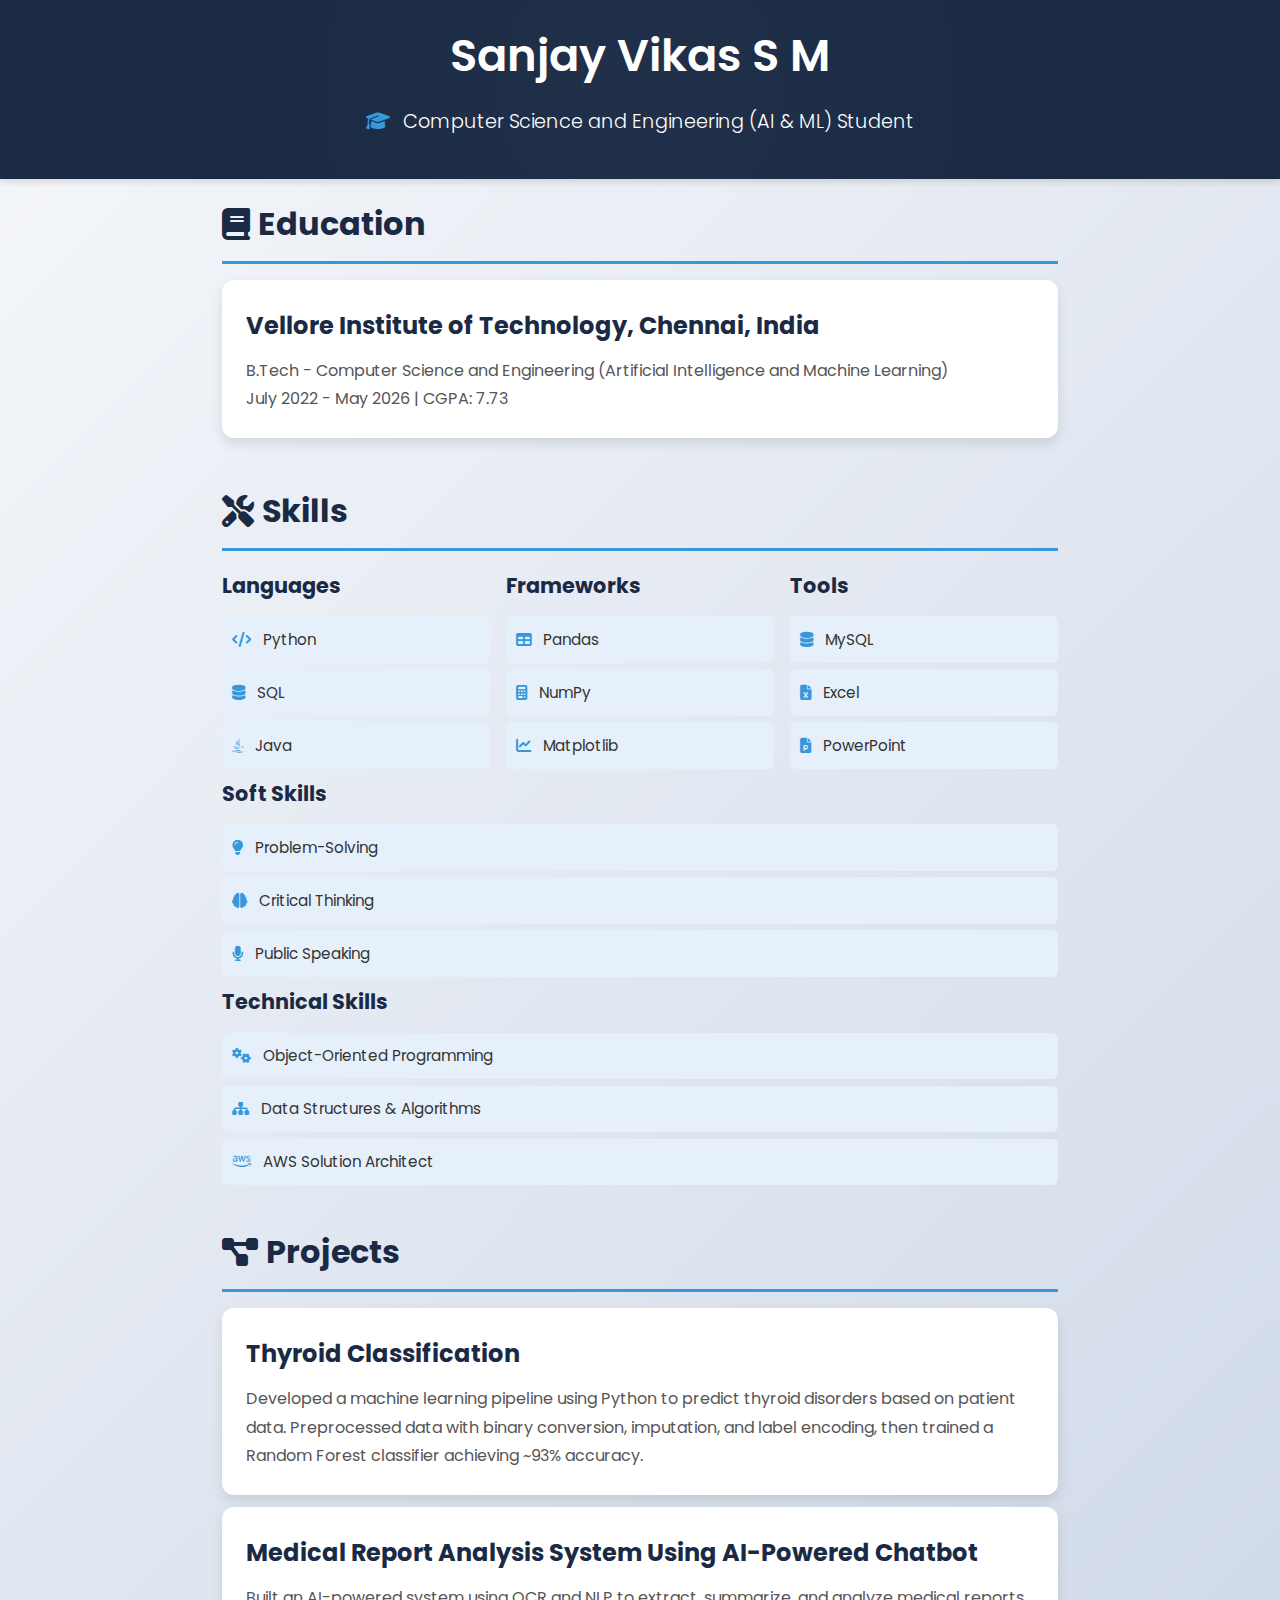
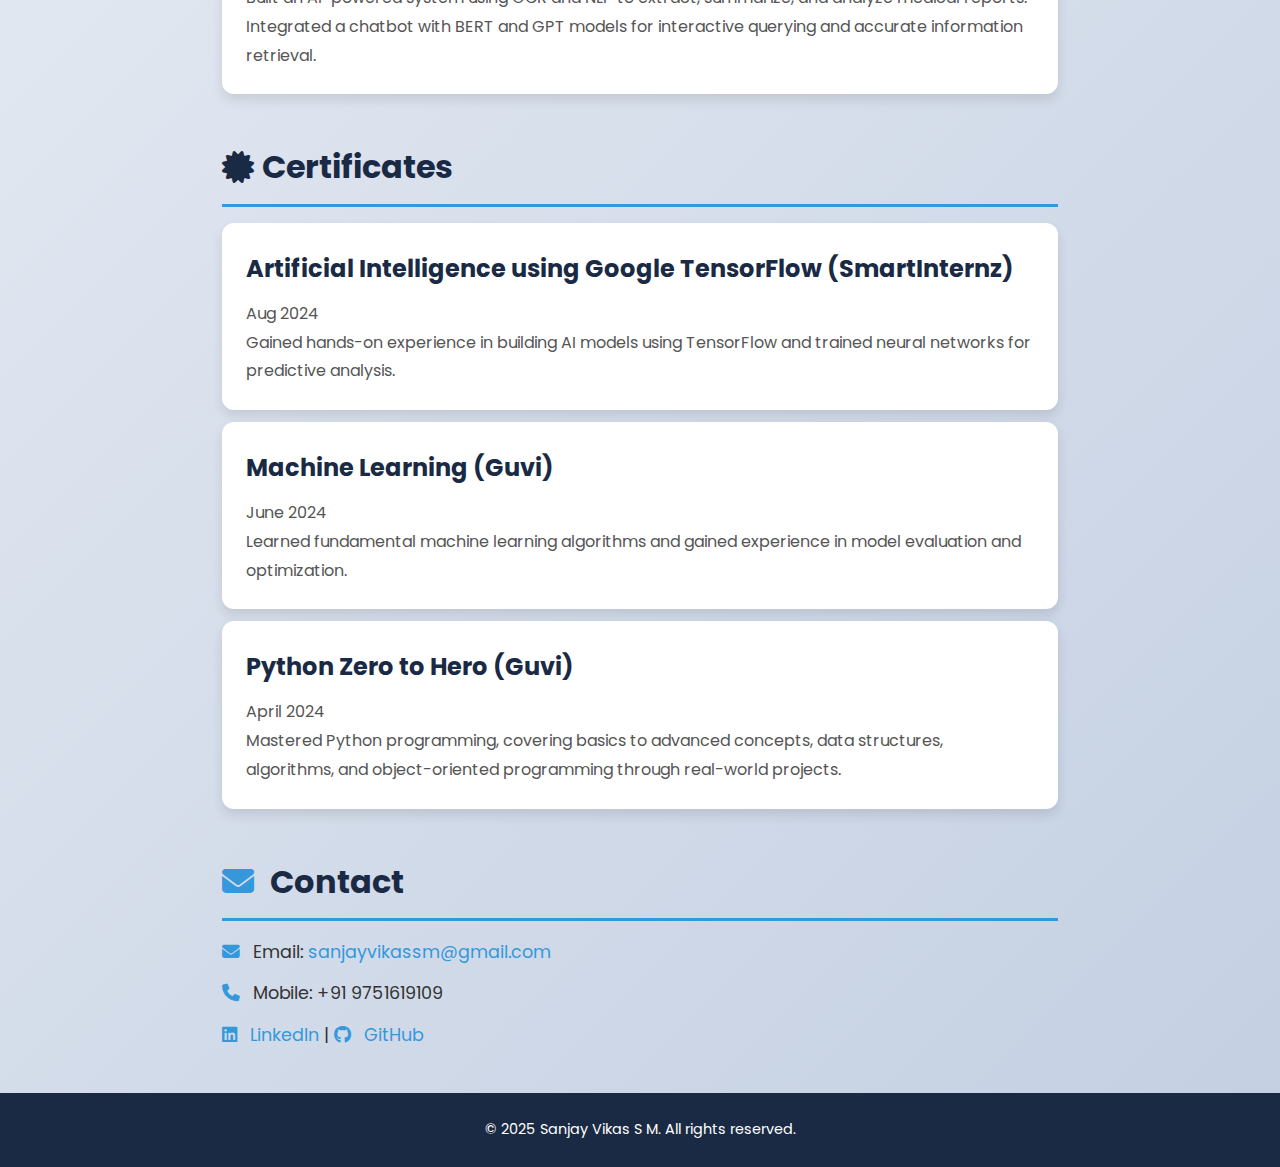
<file: index.html>
<!DOCTYPE html>
<html lang="en">
<head>
    <meta charset="UTF-8">
    <meta name="viewport" content="width=device-width, initial-scale=1.0">
    <title>Sanjay Vikas S M - Portfolio</title>
    <link rel="stylesheet" href="styles.css">
    <link rel="stylesheet" href="https://cdnjs.cloudflare.com/ajax/libs/font-awesome/6.4.2/css/all.min.css">
</head>
<body>
    <header>
        <h1>Sanjay Vikas S M</h1>
        <p><i class="fas fa-graduation-cap"></i> Computer Science and Engineering (AI & ML) Student</p>
    </header>

    <section id="education">
        <h2><i class="fas fa-book"></i> Education</h2>
        <div class="card">
            <h3>Vellore Institute of Technology, Chennai, India</h3>
            <p>B.Tech - Computer Science and Engineering (Artificial Intelligence and Machine Learning)</p>
            <p>July 2022 - May 2026 | CGPA: 7.73</p>
        </div>
    </section>

    <section id="skills">
  <h2><i class="fas fa-tools"></i> Skills</h2>

  <div class="skills-container">
    <div class="skill-category">
      <h3>Languages</h3>
      <ul>
        <li><i class="fas fa-code"></i> Python</li>
        <li><i class="fas fa-database"></i> SQL</li>
        <li><i class="fab fa-java"></i> Java</li>
      </ul>
    </div>
    <div class="skill-category">
      <h3>Frameworks</h3>
      <ul>
        <li><i class="fas fa-table"></i> Pandas</li>
        <li><i class="fas fa-calculator"></i> NumPy</li>
        <li><i class="fas fa-chart-line"></i> Matplotlib</li>
      </ul>
    </div>
    <div class="skill-category">
      <h3>Tools</h3>
      <ul>
        <li><i class="fas fa-database"></i> MySQL</li>
        <li><i class="fas fa-file-excel"></i> Excel</li>
        <li><i class="fas fa-file-powerpoint"></i> PowerPoint</li>
      </ul>
    </div>
  </div>

  <!-- Second Grid: 2 items, centered -->
  <div class="skills-subgrid">
    <div class="skill-category">
      <h3>Soft Skills</h3>
      <ul>
        <li><i class="fas fa-lightbulb"></i> Problem-Solving</li>
        <li><i class="fas fa-brain"></i> Critical Thinking</li>
        <li><i class="fas fa-microphone"></i> Public Speaking</li>
      </ul>
    </div>
    <div class="skill-category">
      <h3>Technical Skills</h3>
      <ul>
        <li><i class="fas fa-cogs"></i> Object-Oriented Programming</li>
        <li><i class="fas fa-sitemap"></i> Data Structures & Algorithms</li>
        <li><i class="fab fa-aws"></i> AWS Solution Architect</li>
      </ul>
    </div>
  </div>
</section>

    <section id="projects">
        <h2><i class="fas fa-project-diagram"></i> Projects</h2>
        <div class="card">
            <h3>Thyroid Classification</h3>
            <p>Developed a machine learning pipeline using Python to predict thyroid disorders based on patient data. Preprocessed data with binary conversion, imputation, and label encoding, then trained a Random Forest classifier achieving ~93% accuracy.</p>
        </div>
        <div class="card">
            <h3>Medical Report Analysis System Using AI-Powered Chatbot</h3>
            <p>Built an AI-powered system using OCR and NLP to extract, summarize, and analyze medical reports. Integrated a chatbot with BERT and GPT models for interactive querying and accurate information retrieval.</p>
        </div>
    </section>

    <section id="certificates">
        <h2><i class="fas fa-certificate"></i> Certificates</h2>
        <div class="card">
            <h3>Artificial Intelligence using Google TensorFlow (SmartInternz)</h3>
            <p>Aug 2024</p>
            <p>Gained hands-on experience in building AI models using TensorFlow and trained neural networks for predictive analysis.</p>
        </div>
        <div class="card">
            <h3>Machine Learning (Guvi)</h3>
            <p>June 2024</p>
            <p>Learned fundamental machine learning algorithms and gained experience in model evaluation and optimization.</p>
        </div>
        <div class="card">
            <h3>Python Zero to Hero (Guvi)</h3>
            <p>April 2024</p>
            <p>Mastered Python programming, covering basics to advanced concepts, data structures, algorithms, and object-oriented programming through real-world projects.</p>
        </div>
    </section>

    <section id="contact">
        <h2><i class="fas fa-envelope"></i> Contact</h2>
        <p><i class="fas fa-envelope"></i> Email: <a href="mailto:sanjayvikassm@gmail.com">sanjayvikassm@gmail.com</a></p>
        <p><i class="fas fa-phone"></i> Mobile: +91 9751619109</p>
        <p><a href="https://www.linkedin.com/in/sanjay-vikas-646758262" target="_blank"><i class="fab fa-linkedin"></i> LinkedIn</a> | <a href="https://github.com/sanjayvikas" target="_blank"><i class="fab fa-github"></i> GitHub</a></p>
    </section>

    <footer>
        <p>© 2025 Sanjay Vikas S M. All rights reserved.</p>
    </footer>
</body>
</html>
</file>
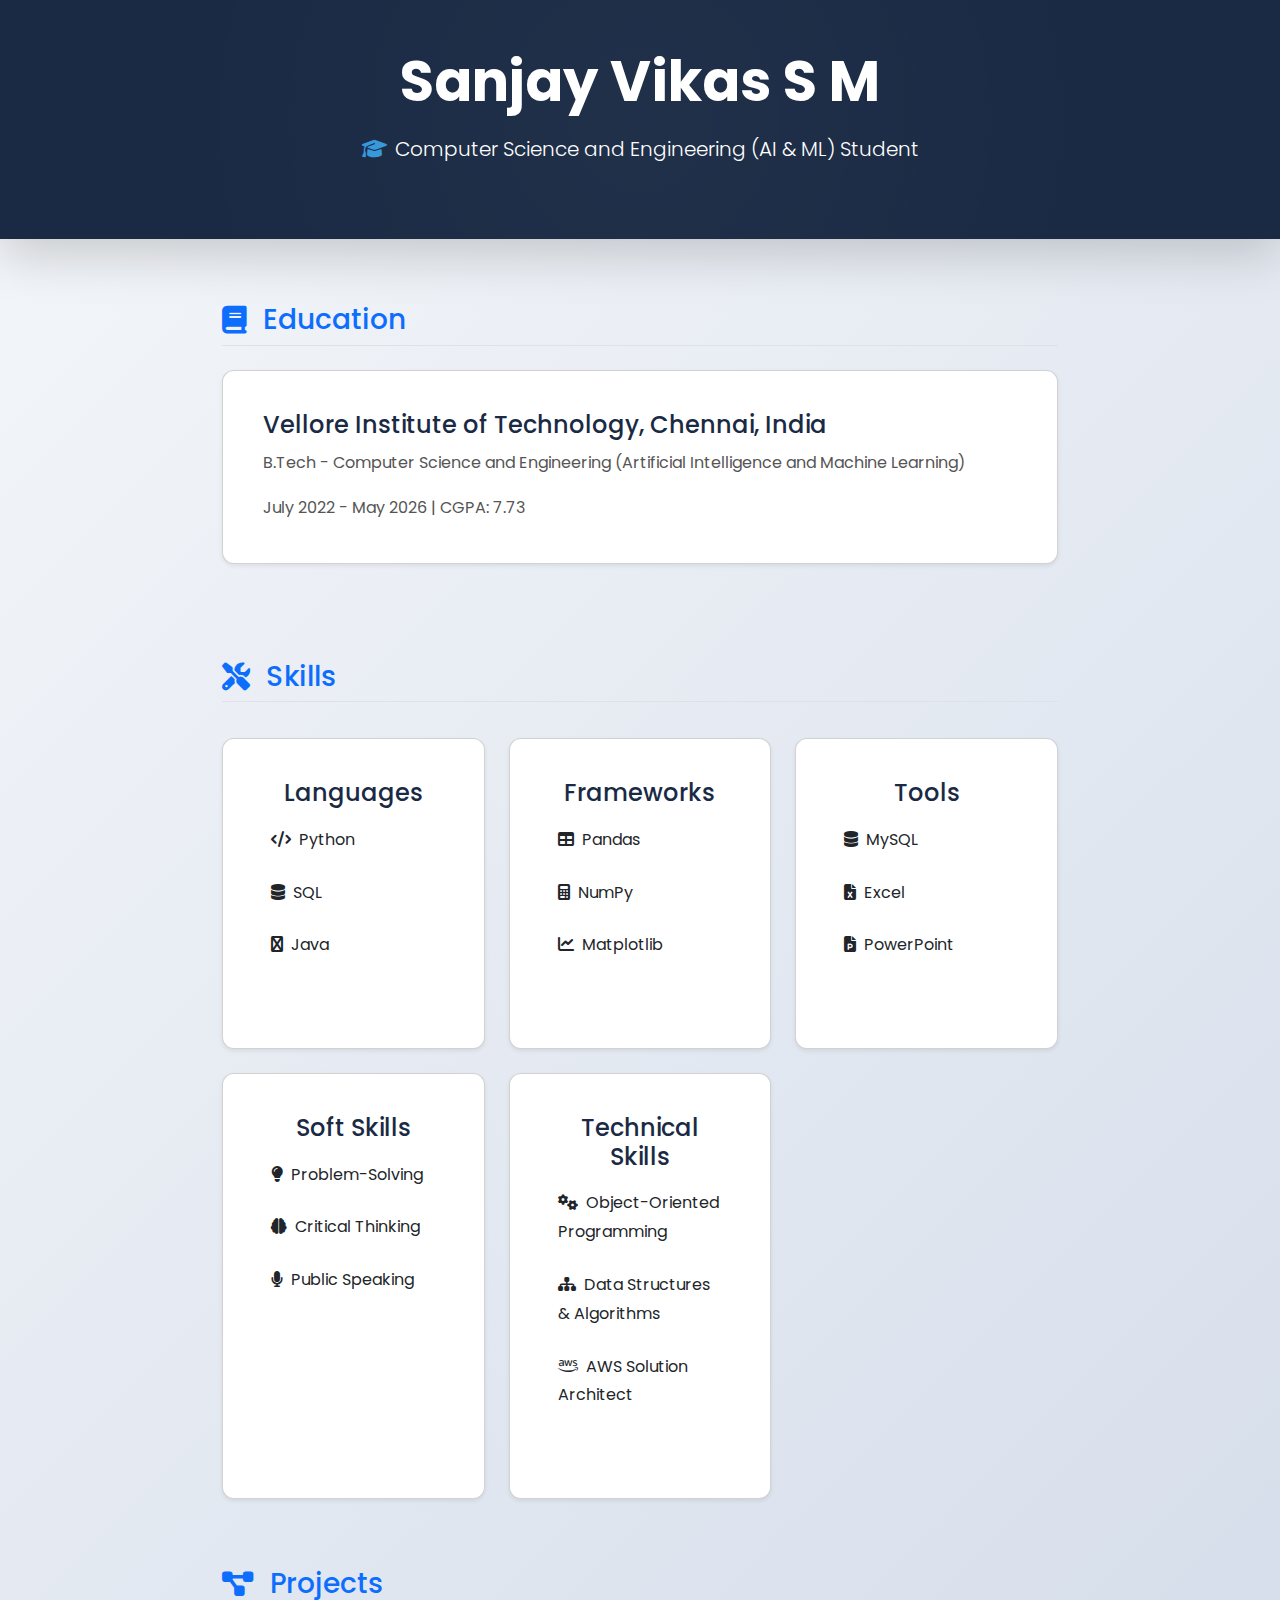
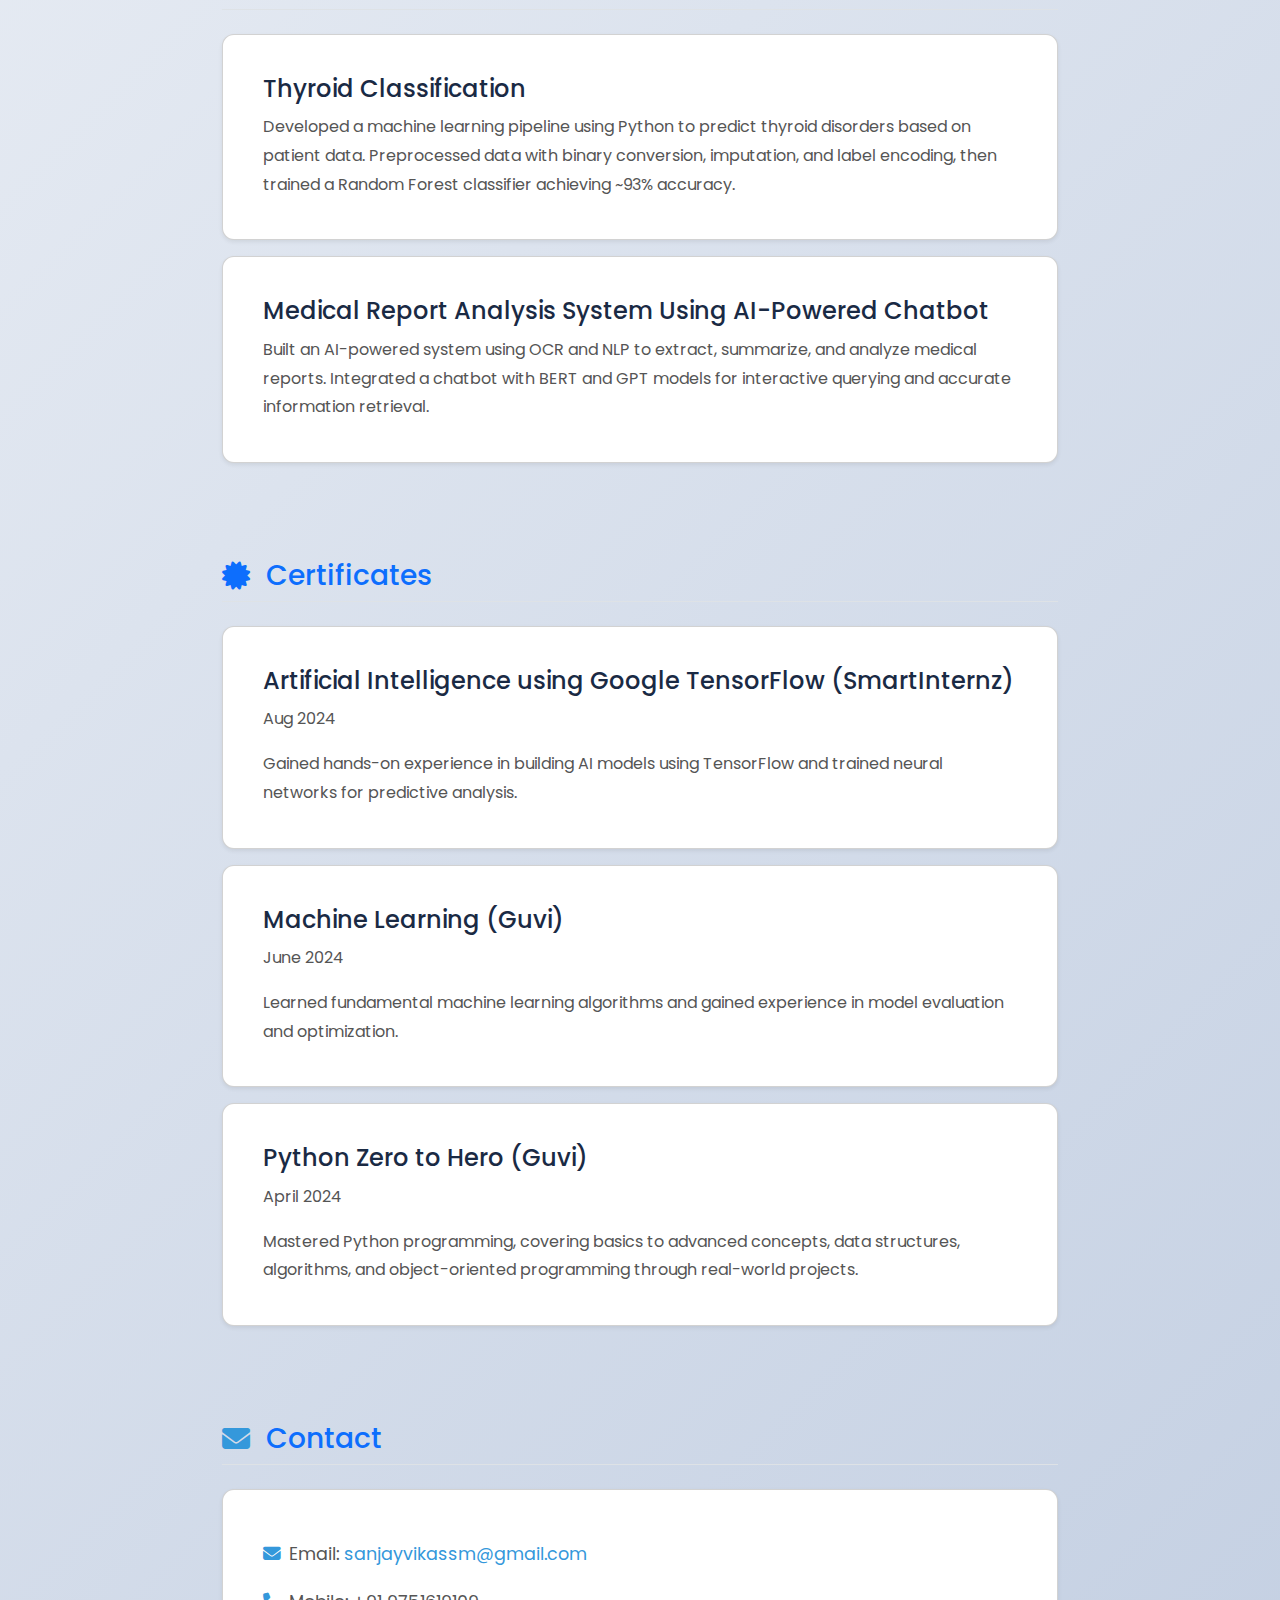
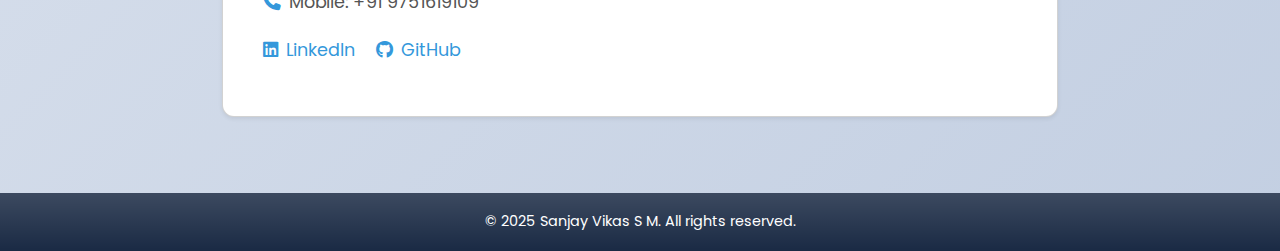
<file: index-boot.html>
<!DOCTYPE html>
<html lang="en">
<head>
    <meta charset="UTF-8">
    <meta name="viewport" content="width=device-width, initial-scale=1.0">
    <title>Sanjay Vikas S M - Portfolio</title>
    <!-- Bootstrap CSS -->
    <link href="https://cdn.jsdelivr.net/npm/bootstrap@5.3.3/dist/css/bootstrap.min.css" rel="stylesheet" integrity="sha384-QWTKZyjpPEjISv5WaRU9OFeRpok6YctnYmDr5pNlyT2bRjXh0JMhjY6hW+ALEwIH" crossorigin="anonymous">
    <!-- Font Awesome -->
    <link rel="stylesheet" href="https://cdnjs.cloudflare.com/ajax/libs/font-awesome/6.4.2/css/all.min.css">
    <!-- Custom CSS -->
    <link rel="stylesheet" href="styles.css">
</head>
<body>
    <header class="header-custom text-white text-center py-5 shadow-lg position-relative">
        <div class="container">
            <h1 class="display-4 fw-bold mb-3">Sanjay Vikas S M</h1>
            <p class="lead"><i class="fas fa-graduation-cap me-2"></i>Computer Science and Engineering (AI & ML) Student</p>
        </div>
    </header>

    <main class="container my-5">
        <!-- Education Section -->
        <section id="education" class="mb-5">
            <h2 class="h3 mb-4 border-bottom pb-2 text-primary"><i class="fas fa-book me-2"></i>Education</h2>
            <div class="card shadow-sm mb-3">
                <div class="card-body">
                    <h3 class="h5 card-title">Vellore Institute of Technology, Chennai, India</h3>
                    <p class="card-text">B.Tech - Computer Science and Engineering (Artificial Intelligence and Machine Learning)</p>
                    <p class="card-text">July 2022 - May 2026 | CGPA: 7.73</p>
                </div>
            </div>
        </section>

        <!-- Skills Section -->
        <section id="skills" class="mb-5">
            <h2 class="h3 mb-4 border-bottom pb-2 text-primary"><i class="fas fa-tools me-2"></i>Skills</h2>
            <div class="row row-cols-1 row-cols-md-2 row-cols-lg-3 g-4">
                <div class="col">
                    <div class="card skill-card shadow-sm h-100">
                        <div class="card-body">
                            <h3 class="h5 card-title text-center">Languages</h3>
                            <ul class="list-unstyled">
                                <li class="skill-item p-2 mb-2 rounded"><i class="fas fa-code me-2"></i>Python</li>
                                <li class="skill-item p-2 mb-2 rounded"><i class="fas fa-database me-2"></i>SQL</li>
                                <li class="skill-item p-2 mb-2 rounded"><i class="fas fa-java me-2"></i>Java</li>
                            </ul>
                        </div>
                    </div>
                </div>
                <div class="col">
                    <div class="card skill-card shadow-sm h-100">
                        <div class="card-body">
                            <h3 class="h5 card-title text-center">Frameworks</h3>
                            <ul class="list-unstyled">
                                <li class="skill-item p-2 mb-2 rounded"><i class="fas fa-table me-2"></i>Pandas</li>
                                <li class="skill-item p-2 mb-2 rounded"><i class="fas fa-calculator me-2"></i>NumPy</li>
                                <li class="skill-item p-2 mb-2 rounded"><i class="fas fa-chart-line me-2"></i>Matplotlib</li>
                            </ul>
                        </div>
                    </div>
                </div>
                <div class="col">
                    <div class="card skill-card shadow-sm h-100">
                        <div class="card-body">
                            <h3 class="h5 card-title text-center">Tools</h3>
                            <ul class="list-unstyled">
                                <li class="skill-item p-2 mb-2 rounded"><i class="fas fa-database me-2"></i>MySQL</li>
                                <li class="skill-item p-2 mb-2 rounded"><i class="fas fa-file-excel me-2"></i>Excel</li>
                                <li class="skill-item p-2 mb-2 rounded"><i class="fas fa-file-powerpoint me-2"></i>PowerPoint</li>
                            </ul>
                        </div>
                    </div>
                </div>
                <div class="col">
                    <div class="card skill-card shadow-sm h-100">
                        <div class="card-body">
                            <h3 class="h5 card-title text-center">Soft Skills</h3>
                            <ul class="list-unstyled">
                                <li class="skill-item p-2 mb-2 rounded"><i class="fas fa-lightbulb me-2"></i>Problem-Solving</li>
                                <li class="skill-item p-2 mb-2 rounded"><i class="fas fa-brain me-2"></i>Critical Thinking</li>
                                <li class="skill-item p-2 mb-2 rounded"><i class="fas fa-microphone me-2"></i>Public Speaking</li>
                            </ul>
                        </div>
                    </div>
                </div>
                <div class="col">
                    <div class="card skill-card shadow-sm h-100">
                        <div class="card-body">
                            <h3 class="h5 card-title text-center">Technical Skills</h3>
                            <ul class="list-unstyled">
                                <li class="skill-item p-2 mb-2 rounded"><i class="fas fa-cogs me-2"></i>Object-Oriented Programming</li>
                                <li class="skill-item p-2 mb-2 rounded"><i class="fas fa-sitemap me-2"></i>Data Structures & Algorithms</li>
                                <li class="skill-item p-2 mb-2 rounded"><i class="fab fa-aws me-2"></i>AWS Solution Architect</li>
                            </ul>
                        </div>
                    </div>
                </div>
            </div>
        </section>

        <!-- Projects Section -->
        <section id="projects" class="mb-5">
            <h2 class="h3 mb-4 border-bottom pb-2 text-primary"><i class="fas fa-project-diagram me-2"></i>Projects</h2>
            <div class="card shadow-sm mb-3">
                <div class="card-body">
                    <h3 class="h5 card-title">Thyroid Classification</h3>
                    <p class="card-text">Developed a machine learning pipeline using Python to predict thyroid disorders based on patient data. Preprocessed data with binary conversion, imputation, and label encoding, then trained a Random Forest classifier achieving ~93% accuracy.</p>
                </div>
            </div>
            <div class="card shadow-sm mb-3">
                <div class="card-body">
                    <h3 class="h5 card-title">Medical Report Analysis System Using AI-Powered Chatbot</h3>
                    <p class="card-text">Built an AI-powered system using OCR and NLP to extract, summarize, and analyze medical reports. Integrated a chatbot with BERT and GPT models for interactive querying and accurate information retrieval.</p>
                </div>
            </div>
        </section>

        <!-- Certificates Section -->
        <section id="certificates" class="mb-5">
            <h2 class="h3 mb-4 border-bottom pb-2 text-primary"><i class="fas fa-certificate me-2"></i>Certificates</h2>
            <div class="card shadow-sm mb-3">
                <div class="card-body">
                    <h3 class="h5 card-title">Artificial Intelligence using Google TensorFlow (SmartInternz)</h3>
                    <p class="card-text">Aug 2024</p>
                    <p class="card-text">Gained hands-on experience in building AI models using TensorFlow and trained neural networks for predictive analysis.</p>
                </div>
            </div>
            <div class="card shadow-sm mb-3">
                <div class="card-body">
                    <h3 class="h5 card-title">Machine Learning (Guvi)</h3>
                    <p class="card-text">June 2024</p>
                    <p class="card-text">Learned fundamental machine learning algorithms and gained experience in model evaluation and optimization.</p>
                </div>
            </div>
            <div class="card shadow-sm mb-3">
                <div class="card-body">
                    <h3 class="h5 card-title">Python Zero to Hero (Guvi)</h3>
                    <p class="card-text">April 2024</p>
                    <p class="card-text">Mastered Python programming, covering basics to advanced concepts, data structures, algorithms, and object-oriented programming through real-world projects.</p>
                </div>
            </div>
        </section>

        <!-- Contact Section -->
        <section id="contact" class="mb-5">
            <h2 class="h3 mb-4 border-bottom pb-2 text-primary"><i class="fas fa-envelope me-2"></i>Contact</h2>
            <div class="card shadow-sm">
                <div class="card-body">
                    <p class="mb-3"><i class="fas fa-envelope me-2"></i>Email: <a href="mailto:sanjayvikassm@gmail.com" class="text-decoration-none text-accent">sanjayvikassm@gmail.com</a></p>
                    <p class="mb-3"><i class="fas fa-phone me-2"></i>Mobile: +91 9751619109</p>
                    <p>
                        <a href="https://www.linkedin.com/in/sanjay-vikas-646758262" target="_blank" class="text-decoration-none text-accent me-3"><i class="fab fa-linkedin me-2"></i>LinkedIn</a>
                        <a href="https://github.com/sanjayvikas" target="_blank" class="text-decoration-none text-accent"><i class="fab fa-github me-2"></i>GitHub</a>
                    </p>
                </div>
            </div>
        </section>
    </main>

    <footer class="bg-gradient text-white text-center py-3">
        <p class="mb-0">© 2025 Sanjay Vikas S M. All rights reserved.</p>
    </footer>

    <!-- Bootstrap JS -->
    <script src="https://cdn.jsdelivr.net/npm/bootstrap@5.3.3/dist/js/bootstrap.bundle.min.js" integrity="sha384-YvpcrYf0tY3lHB60NNkmXc5s9fDVZLESaAA55NDzOxhy9GkcIdslK1eN7N6jIeHz" crossorigin="anonymous"></script>
</body>
</html>
</file>
<file: styles.css>
@import url('https://fonts.googleapis.com/css2?family=Poppins:wght@300;400;600&display=swap');
* {
    margin: 0;
    padding: 0;
    box-sizing: border-box;
}
body {
    font-family: 'Poppins', sans-serif;
    background: linear-gradient(135deg, #f5f7fa 0%, #c3cfe2 100%);
    color: #333;
    line-height: 1.8;
}
header {
    background: #1a2a44;
    color: #fff;
    text-align: center;
    padding: 1rem 1rem;
    box-shadow: 0 4px 6px rgba(0, 0, 0, 0.1);
    position: relative;
    overflow: hidden;
}
header::before {
    content: '';
    position: absolute;
    top: 0;
    left: 0;
    width: 100%;
    height: 100%;
    background: radial-gradient(circle, rgba(255,255,255,0.1) 0%, transparent 70%);
    opacity: 0.3;
}
header h1 {
    font-size: 2.8rem;
    font-weight: 600;
    margin-bottom: 0.5rem;
    position: relative;
}
header p {
    font-size: 1.2rem;
    font-weight: 300;
    margin-bottom: 1.5rem;
}
header p i {
    margin-right: 0.5rem;
    color: #3498db;
}
nav ul {
    list-style: none;
    display: flex;
    justify-content: center;
    flex-wrap: wrap;
    gap: 1.5rem;
}
nav ul li a {
    color: #fff;
    text-decoration: none;
    font-weight: 400;
    font-size: 1.1rem;
    transition: color 0.3s ease, transform 0.3s ease;
}
nav ul li a i {
    margin-right: 0.5rem;
}
nav ul li a:hover {
    color: #3498db;
    transform: translateY(-2px);
}
section {
    max-width: 900px;
    margin: 0 auto; 
    padding: 1rem 2rem; 
}
section h2 {
    font-size: 2rem;
    color: #1a2a44;
    margin-bottom: 1rem; 
    border-bottom: 3px solid #3498db;
    padding-bottom: 0.5rem;
    display: flex;
    align-items: center;
    gap: 0.5rem;
}
.card {
    background: #fff;
    padding: 1.5rem; 
    margin: 0.75rem 0; 
    border-radius: 12px;
    box-shadow: 0 6px 12px rgba(0, 0, 0, 0.1);
    transition: transform 0.3s ease, box-shadow 0.3s ease;
}
.card:hover {
    transform: translateY(-5px);
    box-shadow: 0 8px 16px rgba(0, 0, 0, 0.2);
}
.card h3 {
    font-size: 1.5rem;
    color: #1a2a44;
    margin-bottom: 0.6rem; 
}
.card p {
    font-size: 1rem;
    color: #555;
}
.skills-container {
    display: grid;
    grid-template-columns: repeat(auto-fit, minmax(180px, 1fr));
    gap: 1rem; 
}
.skill-category h3 {
    font-size: 1.3rem;
    color: #1a2a44;
    margin-bottom: 0.75rem; 
}
.skill-category ul {
    list-style: none;
}
.skill-category ul li {
    background: #e6f0fa;
    padding: 0.6rem; 
    margin: 0.4rem 0; 
    border-radius: 6px;
    font-size: 0.95rem;
    transition: background 0.3s ease;
}
.skill-category ul li i {
    margin-right: 0.5rem;
    color: #3498db;
}
.skill-category ul li:hover {
    background: #3498db;
    color: #fff;
}
.skill-category ul li:hover i {
    color: #fff;
}
#contact p {
    font-size: 1.1rem;
    margin: 0.6rem 0; 
}
#contact a {
    color: #3498db;
    text-decoration: none;
    transition: color 0.3s ease;
}
#contact a:hover {
    color: #1a2a44;
    text-decoration: underline;
}
#contact i {
    margin-right: 0.5rem;
    color: #3498db;
}
footer {
    background: #1a2a44;
    color: #fff;
    text-align: center;
    padding: 1.5rem;
    margin-top: 1rem; 
}
footer p {
    font-size: 0.9rem;
}
</file>
